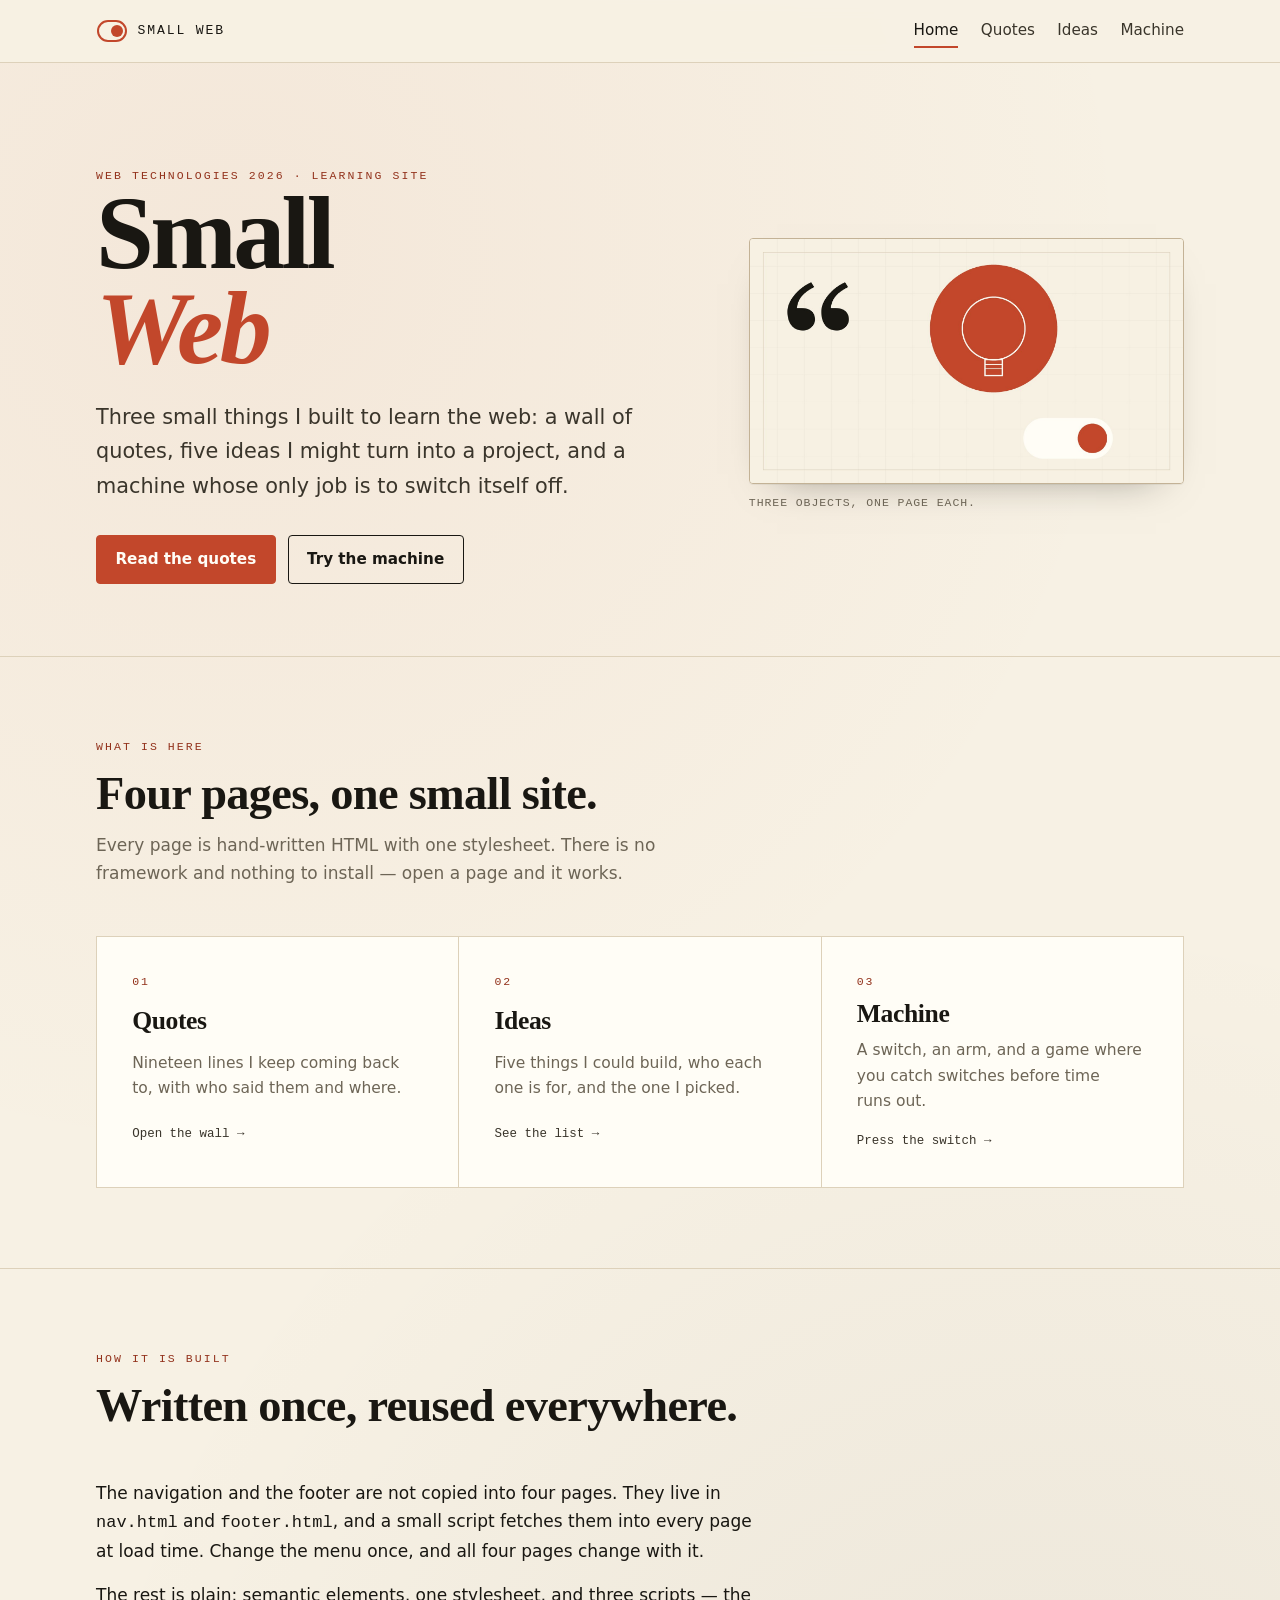
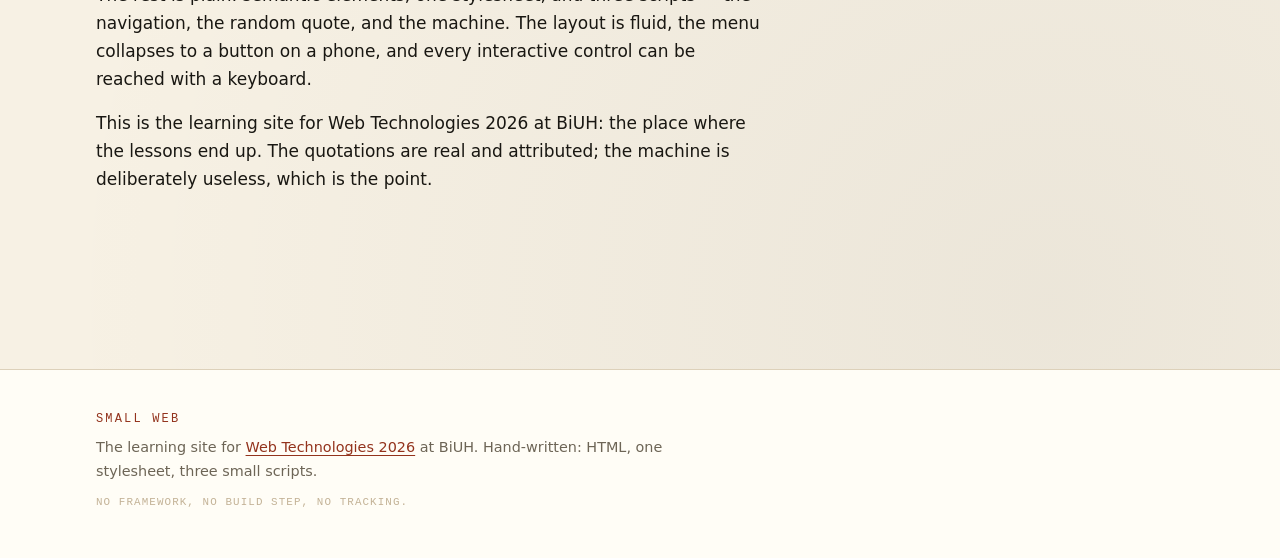
<file: index.html>
<!DOCTYPE html>
<html lang="en">
<head>
  <meta charset="utf-8">
  <meta name="viewport" content="width=device-width, initial-scale=1">
  <title>Small Web — quotes, ideas, and a machine that switches itself off</title>
  <meta name="description" content="The learning site for Web Technologies 2026: a wall of quotes, five project ideas, and a small useless machine you can play with.">
  <link rel="canonical" href="https://wanshengtianjun.github.io/my-site/">

  <link rel="icon" href="images/favicon-32.png" sizes="32x32">
  <link rel="apple-touch-icon" href="images/apple-touch-icon.png">

  <meta property="og:title" content="Small Web">
  <meta property="og:description" content="Quotes, five project ideas, and a machine that switches itself off.">
  <meta property="og:image" content="https://wanshengtianjun.github.io/my-site/images/og-image.jpg">
  <meta property="og:url" content="https://wanshengtianjun.github.io/my-site/">
  <meta property="og:type" content="website">
  <meta name="twitter:card" content="summary_large_image">

  <link rel="stylesheet" href="style.css">
</head>
<body>
  <a class="skip-link" href="#main">Skip to content</a>

  <header id="site-header" class="site-header"></header>

  <main id="main">
    <section class="hero">
      <div class="wrap hero-grid">
        <div class="hero-copy">
          <p class="eyebrow">Web Technologies 2026 · learning site</p>
          <h1 class="hero-title">Small<br><em>Web</em></h1>
          <p class="hero-lede">
            Three small things I built to learn the web: a wall of quotes,
            five ideas I might turn into a project, and a machine whose only
            job is to switch itself off.
          </p>
          <div class="hero-actions">
            <a class="btn btn-primary" href="quotes.html">Read the quotes</a>
            <a class="btn" href="machine.html">Try the machine</a>
          </div>
        </div>

        <figure class="hero-figure">
          <img src="images/hero.jpg" width="1600" height="900"
               alt="A paper table with three objects: a quotation mark, a light bulb and a toggle switch.">
          <figcaption>Three objects, one page each.</figcaption>
        </figure>
      </div>
    </section>

    <section class="section" aria-labelledby="inside">
      <div class="wrap">
        <div class="section-head">
          <p class="eyebrow">What is here</p>
          <h2 class="section-title" id="inside">Four pages, one small site.</h2>
          <p class="section-lede">
            Every page is hand-written HTML with one stylesheet. There is no
            framework and nothing to install — open a page and it works.
          </p>
        </div>

        <div class="page-grid">
          <a class="page-card" href="quotes.html">
            <span class="num">01</span>
            <h3>Quotes</h3>
            <p>Nineteen lines I keep coming back to, with who said them and where.</p>
            <span class="arrow">Open the wall →</span>
          </a>

          <a class="page-card" href="project.html">
            <span class="num">02</span>
            <h3>Ideas</h3>
            <p>Five things I could build, who each one is for, and the one I picked.</p>
            <span class="arrow">See the list →</span>
          </a>

          <a class="page-card" href="machine.html">
            <span class="num">03</span>
            <h3>Machine</h3>
            <p>A switch, an arm, and a game where you catch switches before time runs out.</p>
            <span class="arrow">Press the switch →</span>
          </a>
        </div>
      </div>
    </section>

    <section class="section" aria-labelledby="built">
      <div class="wrap">
        <div class="section-head">
          <p class="eyebrow">How it is built</p>
          <h2 class="section-title" id="built">Written once, reused everywhere.</h2>
        </div>

        <div class="prose">
          <p>
            The navigation and the footer are not copied into four pages. They
            live in <code>nav.html</code> and <code>footer.html</code>, and a
            small script fetches them into every page at load time. Change the
            menu once, and all four pages change with it.
          </p>
          <p>
            The rest is plain: semantic elements, one stylesheet, and three
            scripts — the navigation, the random quote, and the machine. The
            layout is fluid, the menu collapses to a button on a phone, and
            every interactive control can be reached with a keyboard.
          </p>
          <p>
            This is the learning site for Web Technologies 2026 at BiUH: the
            place where the lessons end up. The quotations are real and
            attributed; the machine is deliberately useless, which is the point.
          </p>
        </div>
      </div>
    </section>
  </main>

  <footer id="site-footer" class="site-footer"></footer>

  <script src="nav.js"></script>
</body>
</html>
</file>
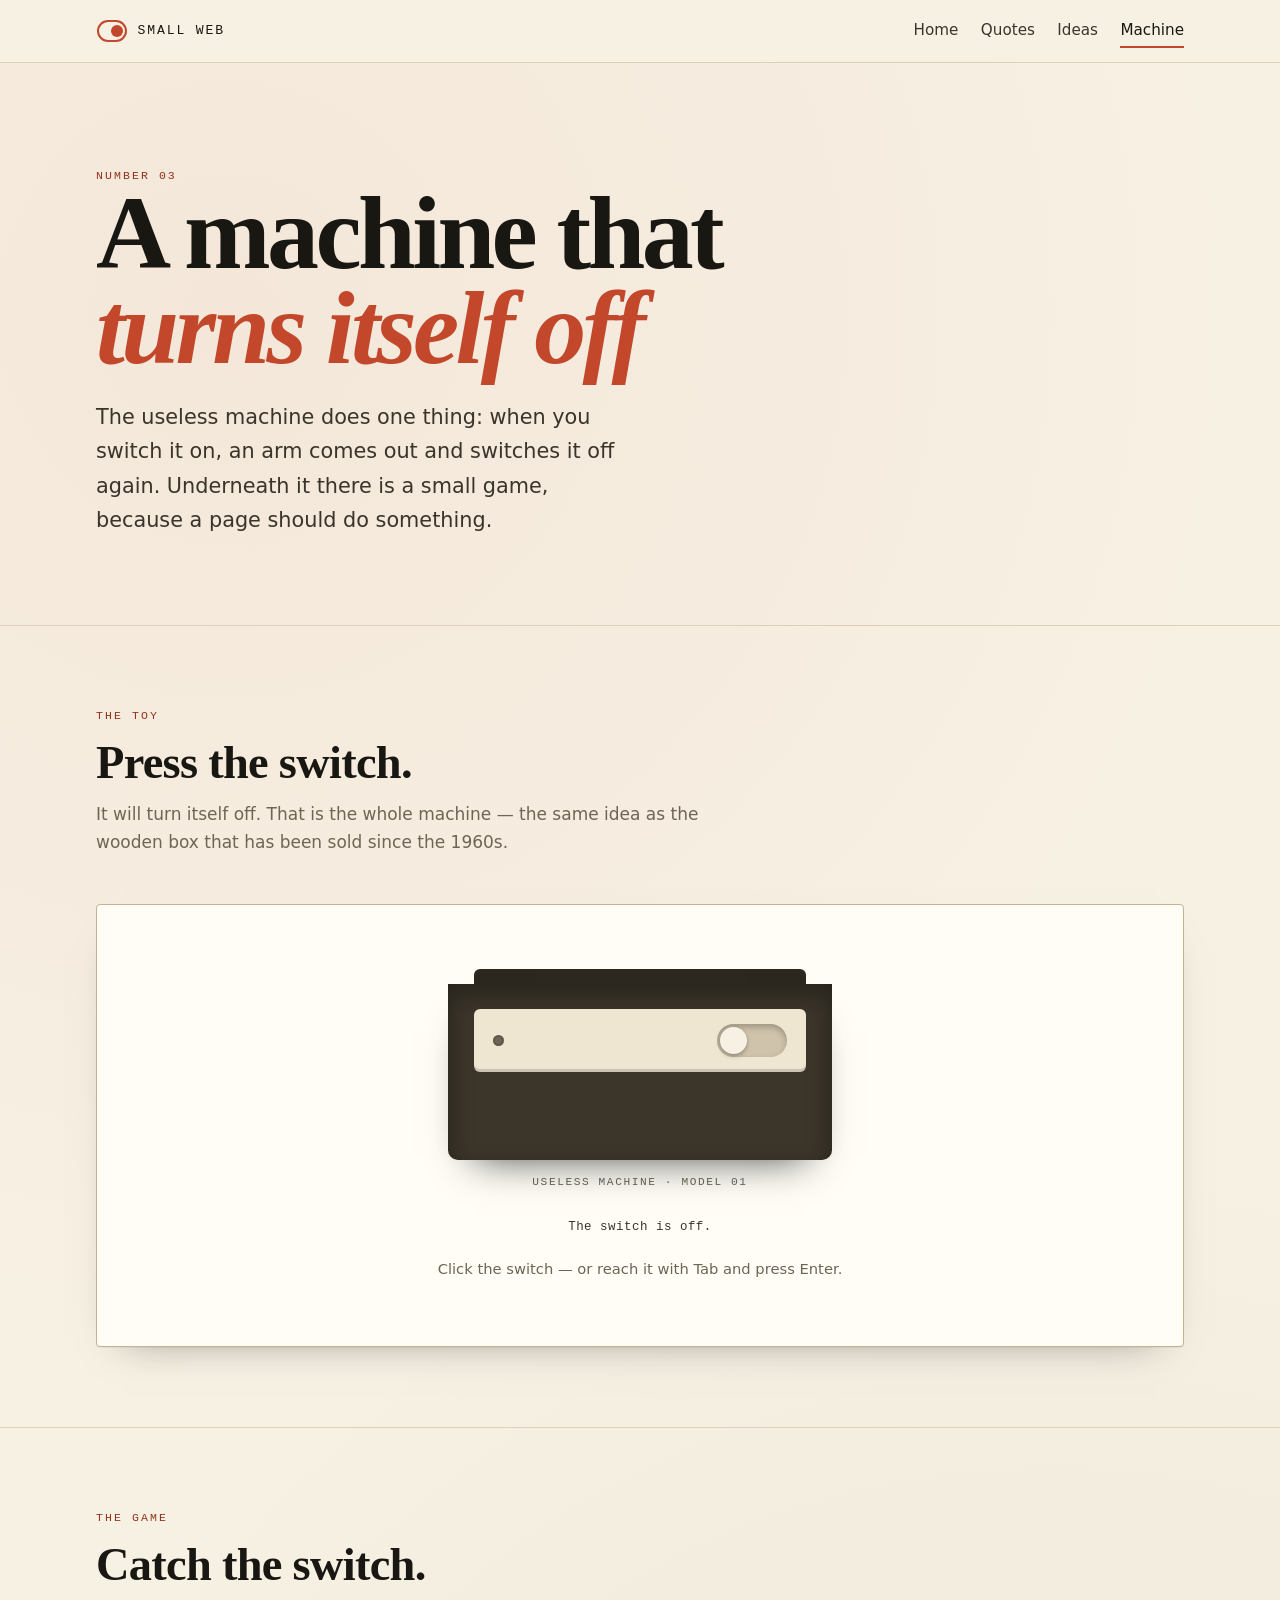
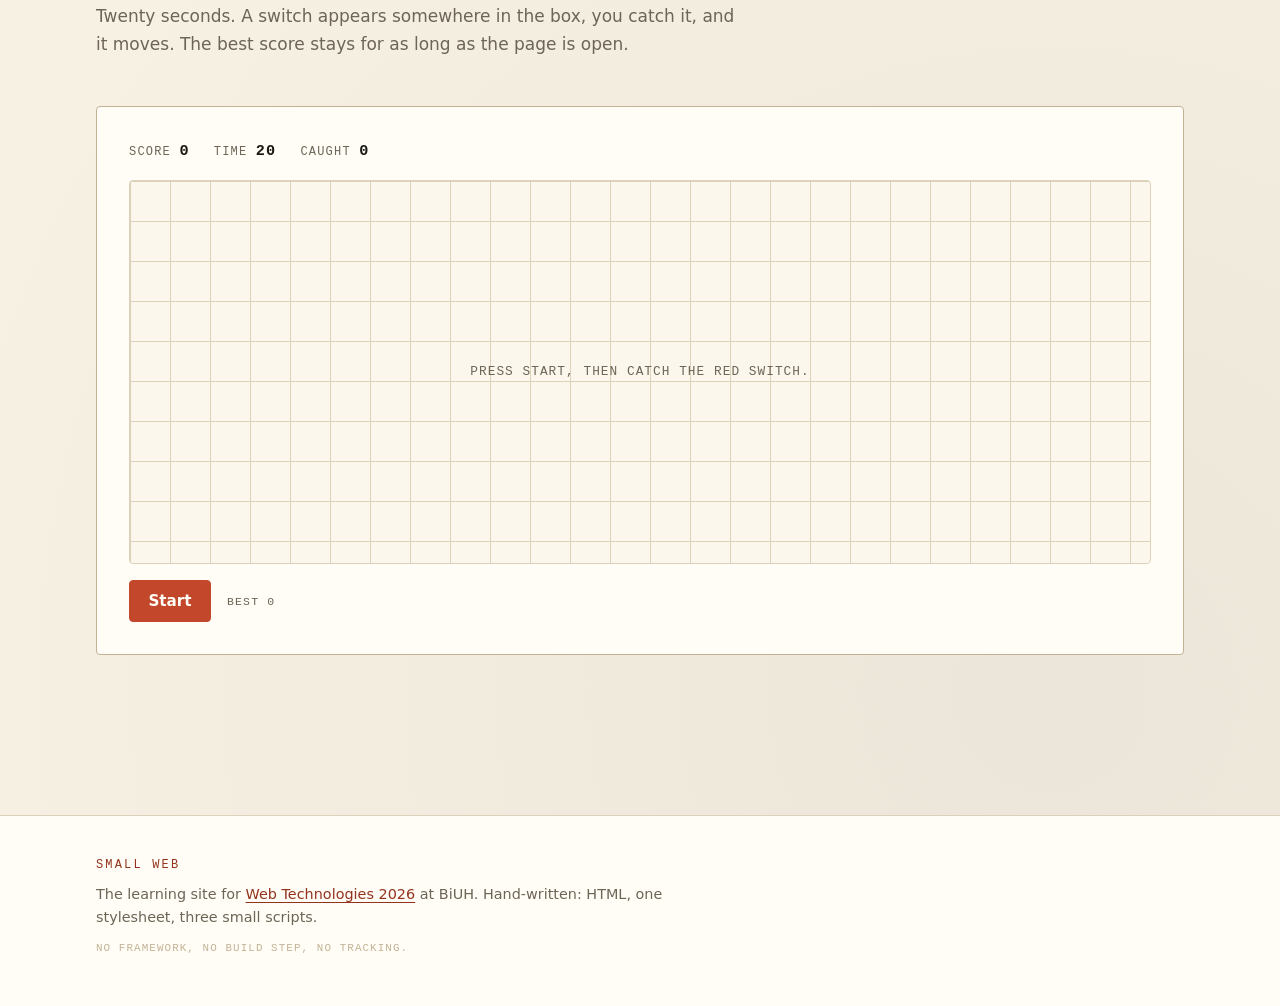
<file: machine.html>
<!DOCTYPE html>
<html lang="en">
<head>
  <meta charset="utf-8">
  <meta name="viewport" content="width=device-width, initial-scale=1">
  <title>Machine — Small Web</title>
  <meta name="description" content="A machine that switches itself off, and a twenty-second game about catching switches.">
  <link rel="canonical" href="https://wanshengtianjun.github.io/my-site/machine.html">

  <link rel="icon" href="images/favicon-32.png" sizes="32x32">
  <link rel="apple-touch-icon" href="images/apple-touch-icon.png">

  <meta property="og:title" content="Machine — Small Web">
  <meta property="og:description" content="A machine that switches itself off, and a twenty-second game about catching switches.">
  <meta property="og:image" content="https://wanshengtianjun.github.io/my-site/images/og-image.jpg">
  <meta property="og:url" content="https://wanshengtianjun.github.io/my-site/machine.html">
  <meta property="og:type" content="article">
  <meta name="twitter:card" content="summary_large_image">

  <link rel="stylesheet" href="style.css">
</head>
<body>
  <a class="skip-link" href="#main">Skip to content</a>

  <header id="site-header" class="site-header"></header>

  <main id="main">
    <section class="hero">
      <div class="wrap">
        <p class="eyebrow">Number 03</p>
        <h1 class="hero-title">A machine that<br><em>turns itself off</em></h1>
        <p class="hero-lede">
          The useless machine does one thing: when you switch it on, an arm
          comes out and switches it off again. Underneath it there is a small
          game, because a page should do something.
        </p>
      </div>
    </section>

    <section class="section" aria-labelledby="the-machine">
      <div class="wrap">
        <div class="section-head">
          <p class="eyebrow">The toy</p>
          <h2 class="section-title" id="the-machine">Press the switch.</h2>
          <p class="section-lede">
            It will turn itself off. That is the whole machine — the same idea
            as the wooden box that has been sold since the 1960s.
          </p>
        </div>

        <div class="machine-stage">
          <div class="machine" id="machine" data-state="off">
            <div class="machine-lid" aria-hidden="true"></div>
            <div class="machine-body">
              <div class="machine-plate">
                <span class="machine-led" aria-hidden="true"></span>
                <button
                  class="machine-switch"
                  id="machine-switch"
                  type="button"
                  role="switch"
                  aria-checked="false"
                  aria-label="The switch on the machine">
                  <span class="machine-toggle" aria-hidden="true"></span>
                </button>
              </div>
              <div class="machine-arm" aria-hidden="true">
                <span class="machine-hand"></span>
              </div>
            </div>
            <p class="machine-caption" aria-hidden="true">Useless machine · model 01</p>
          </div>
          <p class="machine-status" id="machine-status" aria-live="polite">The switch is off.</p>
          <p class="machine-hint">Click the switch — or reach it with Tab and press Enter.</p>
        </div>
      </div>
    </section>

    <section class="section" aria-labelledby="the-game">
      <div class="wrap">
        <div class="section-head">
          <p class="eyebrow">The game</p>
          <h2 class="section-title" id="the-game">Catch the switch.</h2>
          <p class="section-lede">
            Twenty seconds. A switch appears somewhere in the box, you catch it,
            and it moves. The best score stays for as long as the page is open.
          </p>
        </div>

        <div class="game">
          <div class="game-hud">
            <span>Score <strong id="game-score">0</strong></span>
            <span>Time <strong id="game-time">20</strong></span>
            <span>Caught <strong id="game-hits">0</strong></span>
          </div>

          <div class="game-field" id="game-field">
            <p class="game-hint" id="game-hint">Press start, then catch the red switch.</p>
            <button class="game-target" id="game-target" type="button" hidden>
              <span class="sr-only">Catch this switch</span>
            </button>
          </div>

          <div class="game-controls">
            <button class="btn btn-primary" id="game-start" type="button">Start</button>
            <span class="game-best" id="game-best">Best 0</span>
            <span class="sr-only" id="game-announce" aria-live="polite"></span>
          </div>
        </div>
      </div>
    </section>
  </main>

  <footer id="site-footer" class="site-footer"></footer>

  <script src="nav.js"></script>
  <script src="machine.js"></script>
</body>
</html>
</file>
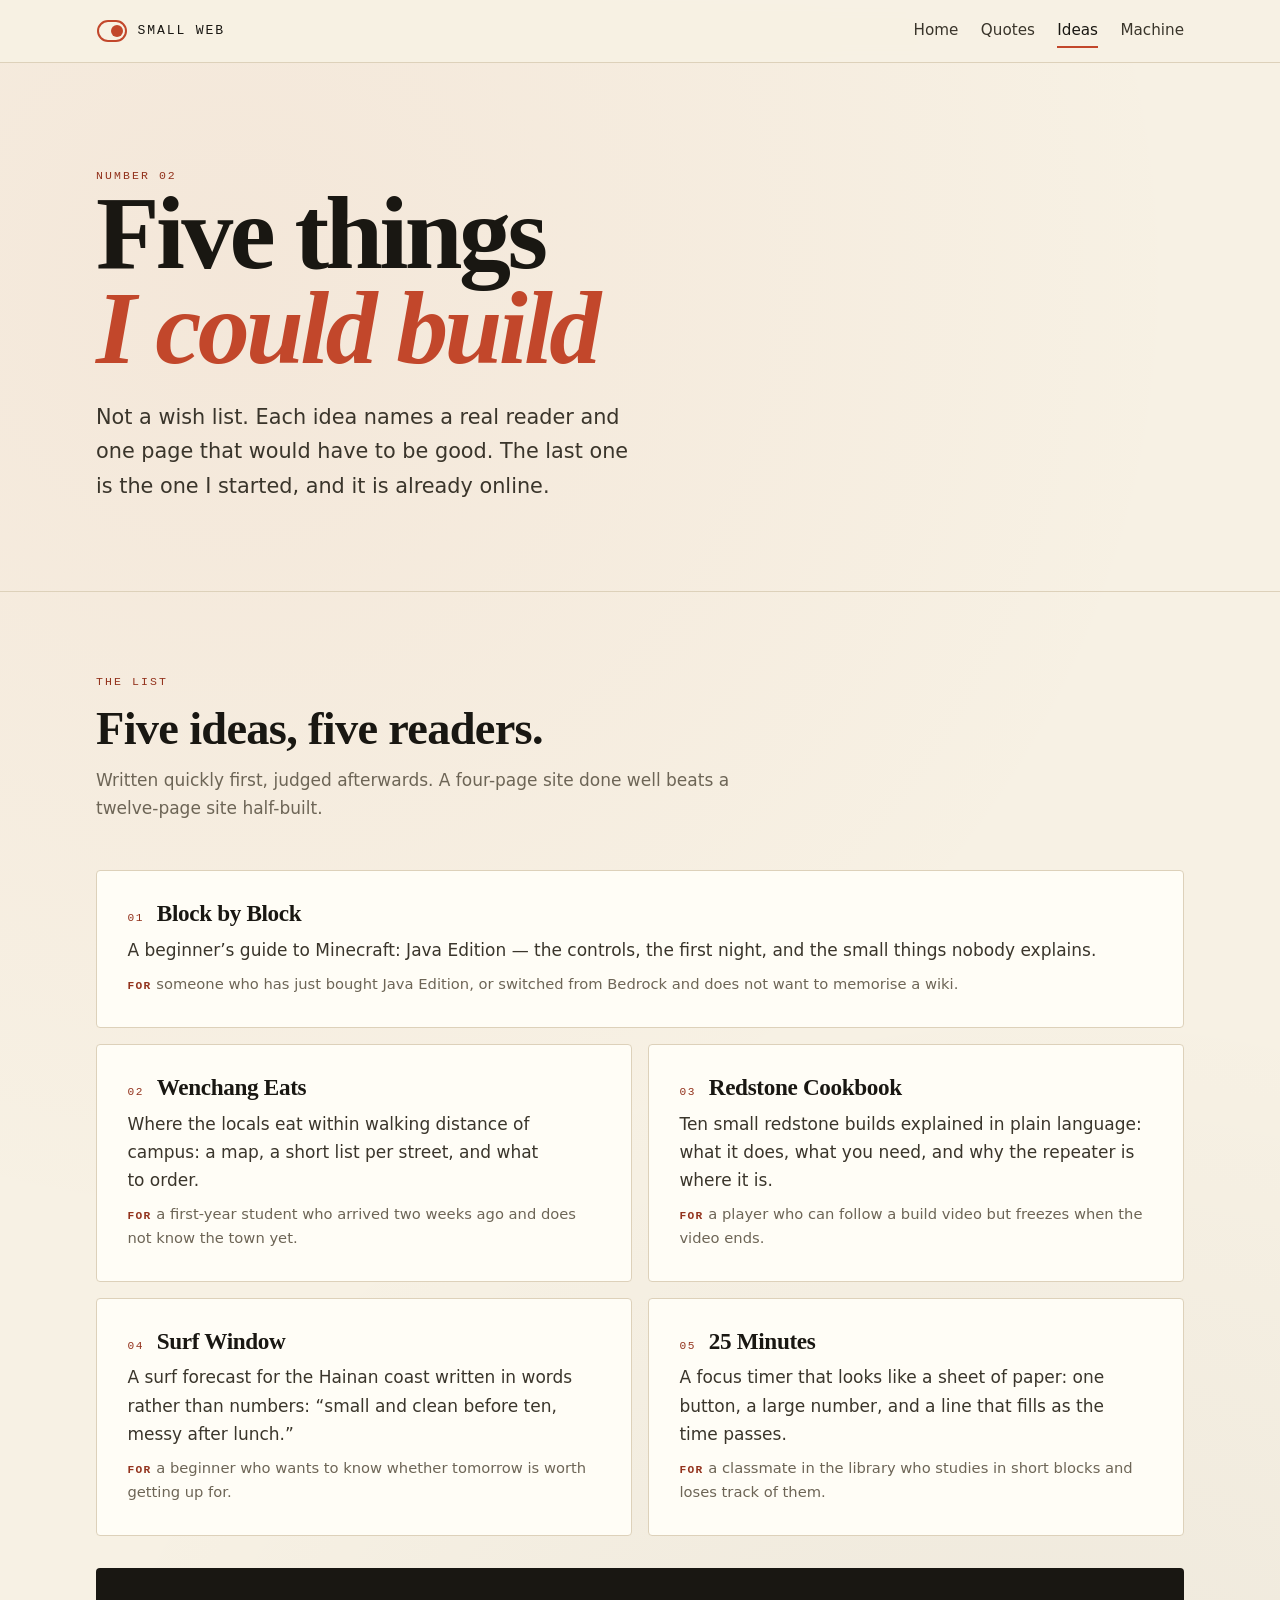
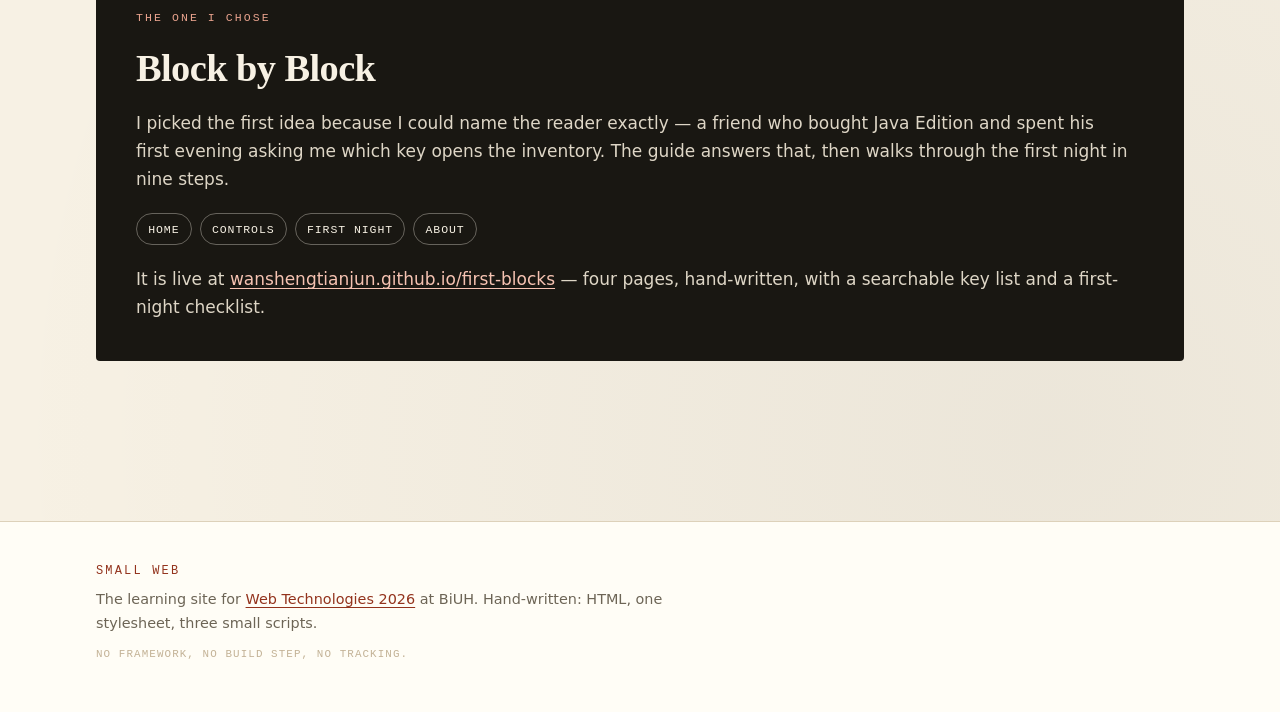
<file: project.html>
<!DOCTYPE html>
<html lang="en">
<head>
  <meta charset="utf-8">
  <meta name="viewport" content="width=device-width, initial-scale=1">
  <title>Ideas — Small Web</title>
  <meta name="description" content="Five small websites I could build, who each one is for, and the one I chose.">
  <link rel="canonical" href="https://wanshengtianjun.github.io/my-site/project.html">

  <link rel="icon" href="images/favicon-32.png" sizes="32x32">
  <link rel="apple-touch-icon" href="images/apple-touch-icon.png">

  <meta property="og:title" content="Ideas — Small Web">
  <meta property="og:description" content="Five websites I could build, who each one is for, and the one I chose.">
  <meta property="og:image" content="https://wanshengtianjun.github.io/my-site/images/og-image.jpg">
  <meta property="og:url" content="https://wanshengtianjun.github.io/my-site/project.html">
  <meta property="og:type" content="article">
  <meta name="twitter:card" content="summary_large_image">

  <link rel="stylesheet" href="style.css">
</head>
<body>
  <a class="skip-link" href="#main">Skip to content</a>

  <header id="site-header" class="site-header"></header>

  <main id="main">
    <section class="hero">
      <div class="wrap">
        <p class="eyebrow">Number 02</p>
        <h1 class="hero-title">Five things<br><em>I could build</em></h1>
        <p class="hero-lede">
          Not a wish list. Each idea names a real reader and one page that would
          have to be good. The last one is the one I started, and it is already
          online.
        </p>
      </div>
    </section>

    <section class="section" aria-labelledby="ideas">
      <div class="wrap">
        <div class="section-head">
          <p class="eyebrow">The list</p>
          <h2 class="section-title" id="ideas">Five ideas, five readers.</h2>
          <p class="section-lede">
            Written quickly first, judged afterwards. A four-page site done well
            beats a twelve-page site half-built.
          </p>
        </div>

        <ol class="idea-list">
          <li class="idea">
            <div class="idea-head">
              <span class="idea-num">01</span>
              <h3>Block by Block</h3>
            </div>
            <p>
              A beginner&rsquo;s guide to Minecraft: Java Edition — the controls,
              the first night, and the small things nobody explains.
            </p>
            <p class="for"><strong>For</strong> someone who has just bought Java Edition, or switched from Bedrock and does not want to memorise a wiki.</p>
          </li>

          <li class="idea">
            <div class="idea-head">
              <span class="idea-num">02</span>
              <h3>Wenchang Eats</h3>
            </div>
            <p>
              Where the locals eat within walking distance of campus: a map, a
              short list per street, and what to order.
            </p>
            <p class="for"><strong>For</strong> a first-year student who arrived two weeks ago and does not know the town yet.</p>
          </li>

          <li class="idea">
            <div class="idea-head">
              <span class="idea-num">03</span>
              <h3>Redstone Cookbook</h3>
            </div>
            <p>
              Ten small redstone builds explained in plain language: what it
              does, what you need, and why the repeater is where it is.
            </p>
            <p class="for"><strong>For</strong> a player who can follow a build video but freezes when the video ends.</p>
          </li>

          <li class="idea">
            <div class="idea-head">
              <span class="idea-num">04</span>
              <h3>Surf Window</h3>
            </div>
            <p>
              A surf forecast for the Hainan coast written in words rather than
              numbers: &ldquo;small and clean before ten, messy after lunch.&rdquo;
            </p>
            <p class="for"><strong>For</strong> a beginner who wants to know whether tomorrow is worth getting up for.</p>
          </li>

          <li class="idea">
            <div class="idea-head">
              <span class="idea-num">05</span>
              <h3>25 Minutes</h3>
            </div>
            <p>
              A focus timer that looks like a sheet of paper: one button, a
              large number, and a line that fills as the time passes.
            </p>
            <p class="for"><strong>For</strong> a classmate in the library who studies in short blocks and loses track of them.</p>
          </li>
        </ol>

        <div class="chosen">
          <p class="eyebrow">The one I chose</p>
          <h3>Block by Block</h3>
          <p>
            I picked the first idea because I could name the reader exactly — a
            friend who bought Java Edition and spent his first evening asking me
            which key opens the inventory. The guide answers that, then walks
            through the first night in nine steps.
          </p>

          <ul class="chosen-pages" aria-label="The four pages">
            <li>Home</li>
            <li>Controls</li>
            <li>First night</li>
            <li>About</li>
          </ul>

          <p>
            It is live at
            <a href="https://wanshengtianjun.github.io/first-blocks/">wanshengtianjun.github.io/first-blocks</a>
            — four pages, hand-written, with a searchable key list and a first-night
            checklist.
          </p>
        </div>
      </div>
    </section>
  </main>

  <footer id="site-footer" class="site-footer"></footer>

  <script src="nav.js"></script>
</body>
</html>
</file>
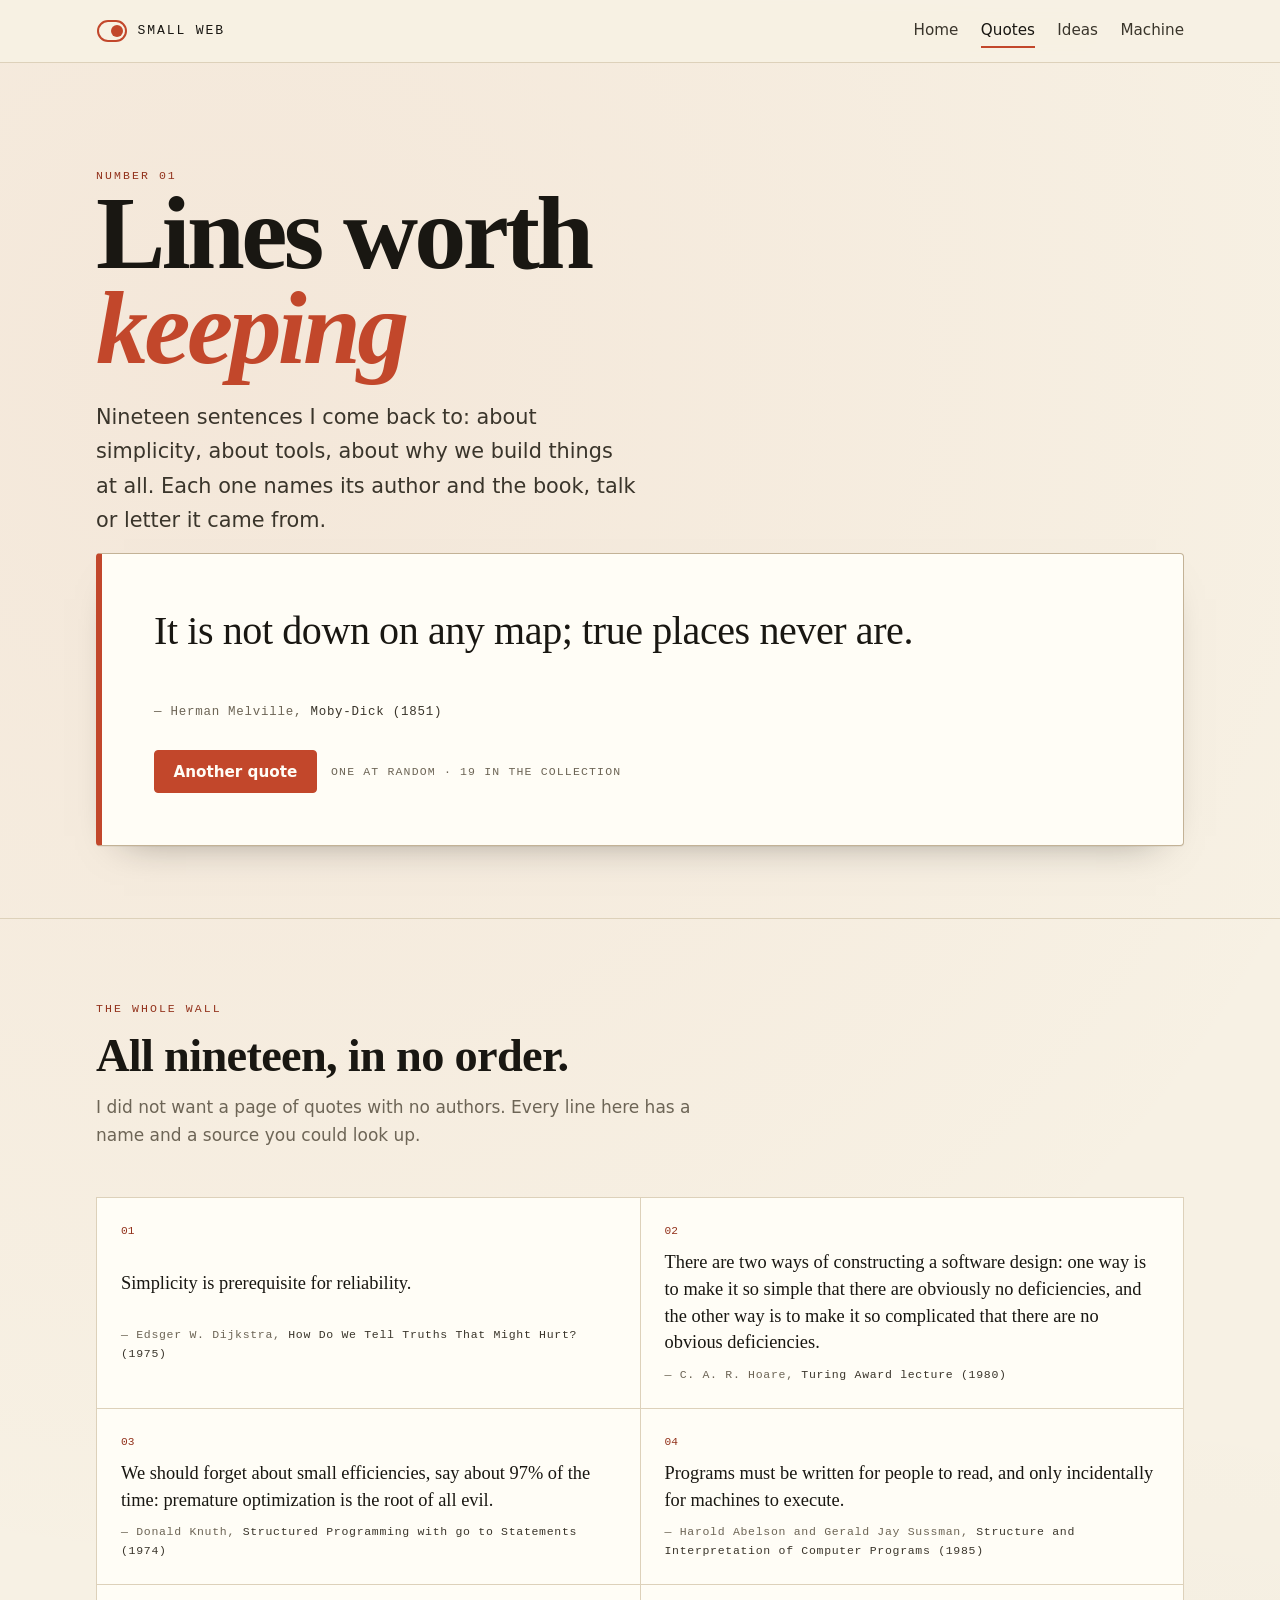
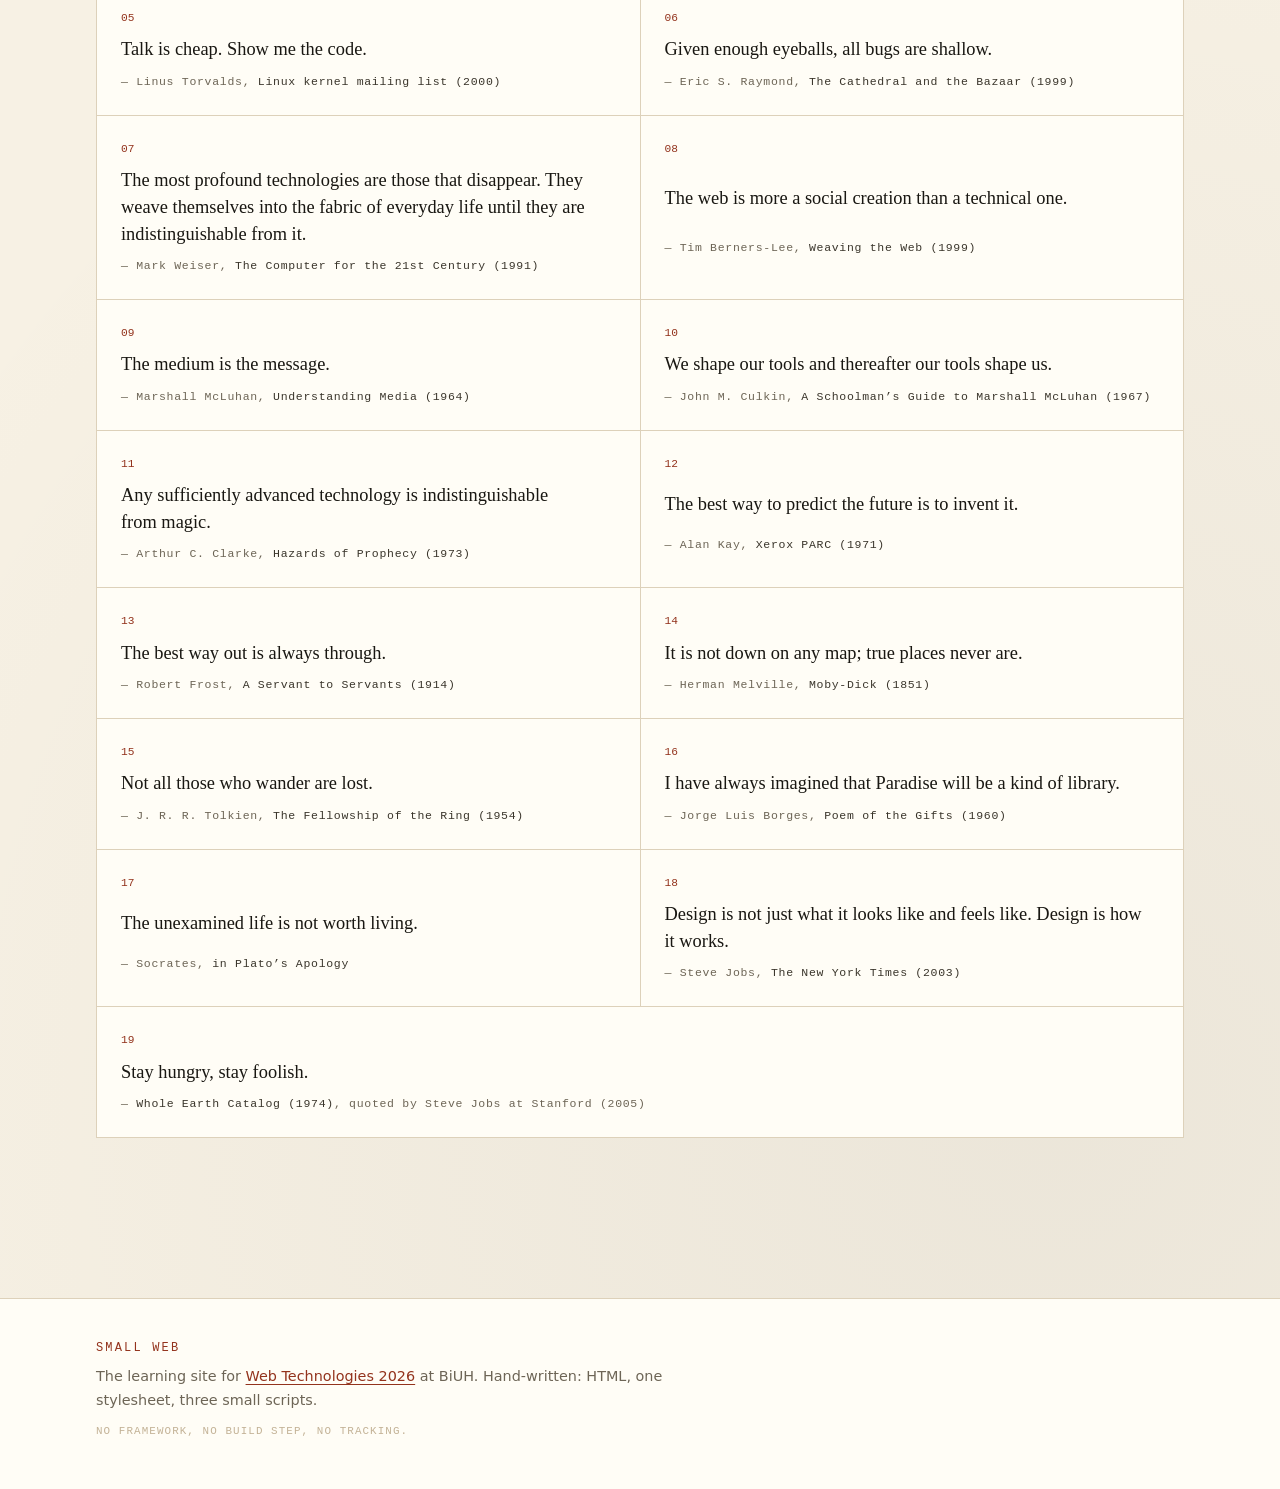
<file: quotes.html>
<!DOCTYPE html>
<html lang="en">
<head>
  <meta charset="utf-8">
  <meta name="viewport" content="width=device-width, initial-scale=1">
  <title>Quotes — Small Web</title>
  <meta name="description" content="Nineteen quotations about simplicity, tools and design, with their authors and sources.">
  <link rel="canonical" href="https://wanshengtianjun.github.io/my-site/quotes.html">

  <link rel="icon" href="images/favicon-32.png" sizes="32x32">
  <link rel="apple-touch-icon" href="images/apple-touch-icon.png">

  <meta property="og:title" content="Quotes — Small Web">
  <meta property="og:description" content="Nineteen lines about simplicity, tools and design, with who said them and where.">
  <meta property="og:image" content="https://wanshengtianjun.github.io/my-site/images/og-image.jpg">
  <meta property="og:url" content="https://wanshengtianjun.github.io/my-site/quotes.html">
  <meta property="og:type" content="article">
  <meta name="twitter:card" content="summary_large_image">

  <link rel="stylesheet" href="style.css">
</head>
<body>
  <a class="skip-link" href="#main">Skip to content</a>

  <header id="site-header" class="site-header"></header>

  <main id="main">
    <section class="hero">
      <div class="wrap">
        <p class="eyebrow">Number 01</p>
        <h1 class="hero-title">Lines worth<br><em>keeping</em></h1>
        <p class="hero-lede">
          Nineteen sentences I come back to: about simplicity, about tools,
          about why we build things at all. Each one names its author and the
          book, talk or letter it came from.
        </p>

        <div class="quote-hero" aria-live="polite">
          <blockquote>
            <p id="hero-quote">Simplicity is prerequisite for reliability.</p>
          </blockquote>
          <footer>
            — <span id="hero-author">Edsger W. Dijkstra</span>,
            <cite id="hero-source">How Do We Tell Truths That Might Hurt? (1975)</cite>
          </footer>
          <div class="quote-controls">
            <button class="btn btn-primary" id="quote-next" type="button">Another quote</button>
            <span class="quote-count">One at random · 19 in the collection</span>
          </div>
        </div>
      </div>
    </section>

    <section class="section" aria-labelledby="all-quotes">
      <div class="wrap">
        <div class="section-head">
          <p class="eyebrow">The whole wall</p>
          <h2 class="section-title" id="all-quotes">All nineteen, in no order.</h2>
          <p class="section-lede">
            I did not want a page of quotes with no authors. Every line here has
            a name and a source you could look up.
          </p>
        </div>

        <ol class="quote-list">
          <li class="quote-item">
            <span class="quote-num">01</span>
            <p>Simplicity is prerequisite for reliability.</p>
            <footer>— Edsger W. Dijkstra, <cite>How Do We Tell Truths That Might Hurt? (1975)</cite></footer>
          </li>
          <li class="quote-item">
            <span class="quote-num">02</span>
            <p>There are two ways of constructing a software design: one way is to make it so simple that there are obviously no deficiencies, and the other way is to make it so complicated that there are no obvious deficiencies.</p>
            <footer>— C. A. R. Hoare, <cite>Turing Award lecture (1980)</cite></footer>
          </li>
          <li class="quote-item">
            <span class="quote-num">03</span>
            <p>We should forget about small efficiencies, say about 97% of the time: premature optimization is the root of all evil.</p>
            <footer>— Donald Knuth, <cite>Structured Programming with go to Statements (1974)</cite></footer>
          </li>
          <li class="quote-item">
            <span class="quote-num">04</span>
            <p>Programs must be written for people to read, and only incidentally for machines to execute.</p>
            <footer>— Harold Abelson and Gerald Jay Sussman, <cite>Structure and Interpretation of Computer Programs (1985)</cite></footer>
          </li>
          <li class="quote-item">
            <span class="quote-num">05</span>
            <p>Talk is cheap. Show me the code.</p>
            <footer>— Linus Torvalds, <cite>Linux kernel mailing list (2000)</cite></footer>
          </li>
          <li class="quote-item">
            <span class="quote-num">06</span>
            <p>Given enough eyeballs, all bugs are shallow.</p>
            <footer>— Eric S. Raymond, <cite>The Cathedral and the Bazaar (1999)</cite></footer>
          </li>
          <li class="quote-item">
            <span class="quote-num">07</span>
            <p>The most profound technologies are those that disappear. They weave themselves into the fabric of everyday life until they are indistinguishable from it.</p>
            <footer>— Mark Weiser, <cite>The Computer for the 21st Century (1991)</cite></footer>
          </li>
          <li class="quote-item">
            <span class="quote-num">08</span>
            <p>The web is more a social creation than a technical one.</p>
            <footer>— Tim Berners-Lee, <cite>Weaving the Web (1999)</cite></footer>
          </li>
          <li class="quote-item">
            <span class="quote-num">09</span>
            <p>The medium is the message.</p>
            <footer>— Marshall McLuhan, <cite>Understanding Media (1964)</cite></footer>
          </li>
          <li class="quote-item">
            <span class="quote-num">10</span>
            <p>We shape our tools and thereafter our tools shape us.</p>
            <footer>— John M. Culkin, <cite>A Schoolman&rsquo;s Guide to Marshall McLuhan (1967)</cite></footer>
          </li>
          <li class="quote-item">
            <span class="quote-num">11</span>
            <p>Any sufficiently advanced technology is indistinguishable from magic.</p>
            <footer>— Arthur C. Clarke, <cite>Hazards of Prophecy (1973)</cite></footer>
          </li>
          <li class="quote-item">
            <span class="quote-num">12</span>
            <p>The best way to predict the future is to invent it.</p>
            <footer>— Alan Kay, <cite>Xerox PARC (1971)</cite></footer>
          </li>
          <li class="quote-item">
            <span class="quote-num">13</span>
            <p>The best way out is always through.</p>
            <footer>— Robert Frost, <cite>A Servant to Servants (1914)</cite></footer>
          </li>
          <li class="quote-item">
            <span class="quote-num">14</span>
            <p>It is not down on any map; true places never are.</p>
            <footer>— Herman Melville, <cite>Moby-Dick (1851)</cite></footer>
          </li>
          <li class="quote-item">
            <span class="quote-num">15</span>
            <p>Not all those who wander are lost.</p>
            <footer>— J. R. R. Tolkien, <cite>The Fellowship of the Ring (1954)</cite></footer>
          </li>
          <li class="quote-item">
            <span class="quote-num">16</span>
            <p>I have always imagined that Paradise will be a kind of library.</p>
            <footer>— Jorge Luis Borges, <cite>Poem of the Gifts (1960)</cite></footer>
          </li>
          <li class="quote-item">
            <span class="quote-num">17</span>
            <p>The unexamined life is not worth living.</p>
            <footer>— Socrates, <cite>in Plato&rsquo;s Apology</cite></footer>
          </li>
          <li class="quote-item">
            <span class="quote-num">18</span>
            <p>Design is not just what it looks like and feels like. Design is how it works.</p>
            <footer>— Steve Jobs, <cite>The New York Times (2003)</cite></footer>
          </li>
          <li class="quote-item">
            <span class="quote-num">19</span>
            <p>Stay hungry, stay foolish.</p>
            <footer>— <cite>Whole Earth Catalog (1974)</cite>, quoted by Steve Jobs at Stanford (2005)</footer>
          </li>
        </ol>
      </div>
    </section>
  </main>

  <footer id="site-footer" class="site-footer"></footer>

  <script src="nav.js"></script>
  <script src="quotes.js"></script>
</body>
</html>
</file>
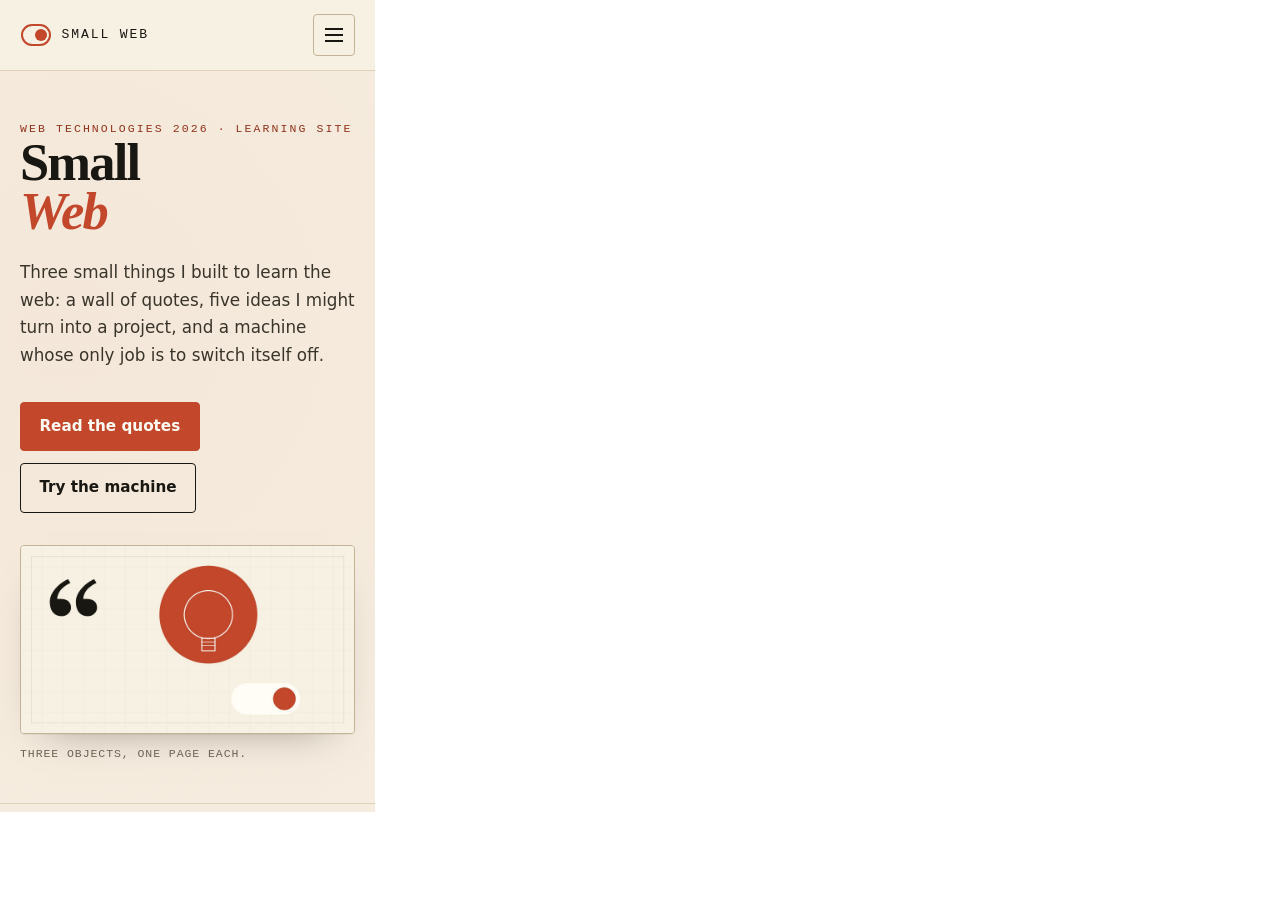
<file: tools/phone-frame.html>
<!DOCTYPE html>
<html lang="en">
<head>
  <meta charset="utf-8">
  <title>Phone frame</title>
  <style>
    html, body { margin: 0; background: #ffffff; }
    iframe { display: block; width: 375px; height: 812px; border: 0; }
  </style>
</head>
<body>
  <iframe id="phone" src="../index.html" scrolling="no" title="Phone preview"></iframe>
  <script>
    var params = new URLSearchParams(window.location.search);
    var full = params.get('u');
    var page = params.get('p');
    if (full) {
      document.getElementById('phone').src = full;
    } else if (page) {
      document.getElementById('phone').src = '../' + page;
    }
  </script>
</body>
</html>
</file>
<file: style.css>
/* Small Web — one stylesheet for four pages.
   Paper, ink, and one vermillion accent. No framework, no build step. */

/* ---------------------------------------------------------------- tokens */

:root {
  --paper: #f7f1e4;
  --paper-lift: #fffdf6;
  --ink: #191712;
  --ink-soft: #3a352b;
  --muted: #6d6556;
  --accent: #c2472b;
  --accent-dark: #93331d;
  --line: #ddd1ba;
  --line-strong: #c3b296;

  --serif: "Iowan Old Style", "Palatino Linotype", Palatino, Georgia, "Times New Roman", serif;
  --sans: system-ui, -apple-system, "Segoe UI", Roboto, Helvetica, Arial, sans-serif;
  --mono: ui-monospace, "Cascadia Mono", Consolas, "SFMono-Regular", "Liberation Mono", monospace;

  --wrap: 68rem;
  --radius: 4px;
  --shadow: 0 1px 0 rgba(25, 23, 18, 0.05), 0 18px 40px -28px rgba(25, 23, 18, 0.5);
}

/* ---------------------------------------------------------------- reset */

*,
*::before,
*::after {
  box-sizing: border-box;
}

[hidden] {
  display: none !important;
}

html {
  -webkit-text-size-adjust: 100%;
  scroll-behavior: smooth;
}

body {
  margin: 0;
  background-color: var(--paper);
  background-image:
    radial-gradient(circle at 18% 12%, rgba(194, 71, 43, 0.06), transparent 42%),
    radial-gradient(circle at 82% 88%, rgba(25, 23, 18, 0.05), transparent 46%);
  color: var(--ink);
  font-family: var(--sans);
  font-size: 1.0625rem;
  line-height: 1.65;
  font-kerning: normal;
}

img,
svg {
  display: block;
  max-width: 100%;
}

h1,
h2,
h3,
h4 {
  margin: 0;
  font-family: var(--serif);
  font-weight: 600;
  line-height: 1.1;
  letter-spacing: -0.015em;
  text-wrap: balance;
}

p {
  margin: 0 0 1rem;
  text-wrap: pretty;
}

ul,
ol {
  margin: 0;
  padding: 0;
  list-style: none;
}

a {
  color: var(--accent-dark);
  text-decoration-thickness: 1px;
  text-underline-offset: 0.18em;
}

a:hover {
  color: var(--accent);
}

:focus-visible {
  outline: 3px solid var(--accent);
  outline-offset: 3px;
  border-radius: 2px;
}

::selection {
  background: var(--accent);
  color: var(--paper-lift);
}

.wrap {
  width: min(100% - 2.5rem, var(--wrap));
  margin-inline: auto;
}

.sr-only {
  position: absolute;
  width: 1px;
  height: 1px;
  padding: 0;
  margin: -1px;
  overflow: hidden;
  clip: rect(0 0 0 0);
  white-space: nowrap;
  border: 0;
}

.skip-link {
  position: absolute;
  top: -100%;
  left: 1rem;
  z-index: 100;
  padding: 0.6rem 1rem;
  background: var(--ink);
  color: var(--paper-lift);
  font-family: var(--mono);
  font-size: 0.8rem;
  text-decoration: none;
}

.skip-link:focus {
  top: 1rem;
}

/* ---------------------------------------------------------------- header */

.site-header {
  position: sticky;
  top: 0;
  z-index: 50;
  background: rgba(247, 241, 228, 0.92);
  backdrop-filter: saturate(140%) blur(8px);
  border-bottom: 1px solid var(--line);
}

.site-nav {
  display: flex;
  align-items: center;
  gap: 1.5rem;
  width: min(100% - 2.5rem, var(--wrap));
  margin-inline: auto;
  padding-block: 0.9rem;
}

.brand {
  display: inline-flex;
  align-items: center;
  gap: 0.6rem;
  color: var(--ink);
  text-decoration: none;
  font-family: var(--mono);
  font-size: 0.82rem;
  letter-spacing: 0.14em;
  text-transform: uppercase;
}

.brand-mark {
  display: grid;
  place-items: center;
  width: 2rem;
  height: 2rem;
  color: var(--accent);
}

.brand-mark svg {
  width: 100%;
  height: 100%;
}

.nav-links {
  display: flex;
  gap: 1.4rem;
  margin-left: auto;
  font-size: 0.95rem;
}

.nav-links a {
  display: inline-block;
  padding-block: 0.2rem;
  color: var(--ink-soft);
  text-decoration: none;
  border-bottom: 2px solid transparent;
}

.nav-links a:hover {
  color: var(--ink);
  border-bottom-color: var(--line-strong);
}

.nav-links a[aria-current="page"] {
  color: var(--ink);
  border-bottom-color: var(--accent);
}

.nav-toggle {
  display: none;
  margin-left: auto;
  width: 2.6rem;
  height: 2.6rem;
  padding: 0;
  background: transparent;
  border: 1px solid var(--line-strong);
  border-radius: var(--radius);
  cursor: pointer;
}

.nav-toggle-icon,
.nav-toggle-icon::before,
.nav-toggle-icon::after {
  display: block;
  width: 1.15rem;
  height: 2px;
  margin-inline: auto;
  background: var(--ink);
  content: "";
}

.nav-toggle-icon::before {
  transform: translateY(-6px);
}

.nav-toggle-icon::after {
  transform: translateY(4px);
}

.fragment-error {
  margin: 0;
  padding: 0.75rem 1.25rem;
  background: var(--paper-lift);
  border-bottom: 1px solid var(--line);
  font-family: var(--mono);
  font-size: 0.8rem;
  color: var(--accent-dark);
}

/* ---------------------------------------------------------------- hero */

.hero {
  padding-block: clamp(3rem, 8vw, 6.5rem) clamp(2.5rem, 6vw, 4.5rem);
}

.hero-grid {
  display: grid;
  gap: clamp(2rem, 5vw, 4rem);
  align-items: center;
}

.hero-title {
  font-size: clamp(3rem, 10vw, 6.5rem);
  line-height: 0.92;
  letter-spacing: -0.035em;
}

.hero-title em {
  font-style: italic;
  color: var(--accent);
}

.hero-lede {
  max-width: 34rem;
  margin-top: 1.5rem;
  font-size: clamp(1.05rem, 2vw, 1.3rem);
  color: var(--ink-soft);
}

.hero-actions {
  display: flex;
  flex-wrap: wrap;
  gap: 0.75rem;
  margin-top: 2rem;
}

.hero-figure {
  position: relative;
  margin: 0;
}

.hero-figure img {
  width: 100%;
  height: auto;
  border: 1px solid var(--line-strong);
  border-radius: var(--radius);
  box-shadow: var(--shadow);
}

.hero-figure figcaption {
  margin-top: 0.6rem;
  font-family: var(--mono);
  font-size: 0.72rem;
  letter-spacing: 0.08em;
  text-transform: uppercase;
  color: var(--muted);
}

/* ---------------------------------------------------------------- buttons */

.btn {
  display: inline-flex;
  align-items: center;
  gap: 0.5rem;
  padding: 0.7rem 1.15rem;
  border: 1px solid var(--ink);
  border-radius: var(--radius);
  background: transparent;
  color: var(--ink);
  font-family: var(--sans);
  font-size: 0.95rem;
  font-weight: 600;
  text-decoration: none;
  cursor: pointer;
  transition: background-color 120ms ease, color 120ms ease, border-color 120ms ease;
}

.btn:hover {
  background: var(--ink);
  color: var(--paper-lift);
}

.btn-primary {
  background: var(--accent);
  border-color: var(--accent);
  color: var(--paper-lift);
}

.btn-primary:hover {
  background: var(--accent-dark);
  border-color: var(--accent-dark);
  color: var(--paper-lift);
}

/* ---------------------------------------------------------------- sections */

.section {
  padding-block: clamp(2.75rem, 7vw, 5rem);
  border-top: 1px solid var(--line);
}

.section-head {
  display: grid;
  gap: 0.75rem;
  margin-bottom: clamp(1.75rem, 4vw, 3rem);
}

.eyebrow {
  margin: 0;
  font-family: var(--mono);
  font-size: 0.72rem;
  letter-spacing: 0.18em;
  text-transform: uppercase;
  color: var(--accent-dark);
}

.section-title {
  font-size: clamp(1.8rem, 4vw, 2.9rem);
}

.section-lede {
  max-width: 40rem;
  margin: 0;
  color: var(--muted);
}

.prose {
  max-width: 42rem;
}

.prose p+p {
  margin-top: 1rem;
}

/* ---------------------------------------------------------------- home cards */

.page-grid {
  display: grid;
  gap: 1px;
  background: var(--line);
  border: 1px solid var(--line);
}

.page-card {
  display: grid;
  gap: 0.6rem;
  padding: clamp(1.4rem, 3vw, 2.2rem);
  background: var(--paper-lift);
  color: var(--ink);
  text-decoration: none;
  transition: background-color 140ms ease;
}

.page-card:hover {
  background: #fff;
}

.page-card .num {
  font-family: var(--mono);
  font-size: 0.72rem;
  letter-spacing: 0.16em;
  color: var(--accent-dark);
}

.page-card h3 {
  font-size: 1.6rem;
}

.page-card p {
  margin: 0;
  color: var(--muted);
  font-size: 0.97rem;
}

.page-card .arrow {
  margin-top: 0.4rem;
  font-family: var(--mono);
  font-size: 0.78rem;
  color: var(--ink-soft);
}

/* ---------------------------------------------------------------- quotes */

.quote-hero {
  display: grid;
  gap: 1.75rem;
  padding: clamp(1.75rem, 5vw, 3.25rem);
  background: var(--paper-lift);
  border: 1px solid var(--line-strong);
  border-left: 6px solid var(--accent);
  border-radius: var(--radius);
  box-shadow: var(--shadow);
}

.quote-hero blockquote {
  margin: 0;
}

.quote-hero p {
  margin: 0;
  font-family: var(--serif);
  font-size: clamp(1.5rem, 3.6vw, 2.5rem);
  line-height: 1.25;
  letter-spacing: -0.01em;
}

.quote-hero footer {
  margin-top: 1.1rem;
  font-family: var(--mono);
  font-size: 0.78rem;
  letter-spacing: 0.06em;
  color: var(--muted);
}

.quote-hero footer cite {
  font-style: normal;
  color: var(--ink-soft);
}

.quote-controls {
  display: flex;
  flex-wrap: wrap;
  align-items: center;
  gap: 0.9rem;
}

.quote-count {
  font-family: var(--mono);
  font-size: 0.72rem;
  letter-spacing: 0.1em;
  text-transform: uppercase;
  color: var(--muted);
}

.quote-list {
  display: grid;
  gap: 1px;
  background: var(--line);
  border: 1px solid var(--line);
}

.quote-item {
  display: grid;
  gap: 0.55rem;
  padding: 1.5rem;
  background: var(--paper-lift);
}

.quote-item p {
  margin: 0;
  font-family: var(--serif);
  font-size: 1.15rem;
  line-height: 1.45;
}

.quote-item footer {
  font-family: var(--mono);
  font-size: 0.72rem;
  letter-spacing: 0.06em;
  color: var(--muted);
}

.quote-item cite {
  font-style: normal;
  color: var(--ink-soft);
}

.quote-num {
  width: 2.2rem;
  font-family: var(--mono);
  font-size: 0.7rem;
  color: var(--accent-dark);
}

/* ---------------------------------------------------------------- project ideas */

.idea-list {
  display: grid;
  gap: 1rem;
}

.idea {
  display: grid;
  gap: 0.5rem;
  padding: clamp(1.25rem, 3vw, 1.9rem);
  background: var(--paper-lift);
  border: 1px solid var(--line);
  border-radius: var(--radius);
}

.idea-head {
  display: flex;
  flex-wrap: wrap;
  align-items: baseline;
  gap: 0.8rem;
}

.idea h3 {
  font-size: 1.45rem;
}

.idea-num {
  font-family: var(--mono);
  font-size: 0.7rem;
  letter-spacing: 0.14em;
  color: var(--accent-dark);
}

.idea p {
  margin: 0;
  color: var(--ink-soft);
}

.idea .for {
  font-size: 0.92rem;
  color: var(--muted);
}

.idea .for strong {
  font-family: var(--mono);
  font-size: 0.7rem;
  letter-spacing: 0.12em;
  text-transform: uppercase;
  color: var(--accent-dark);
}

.chosen {
  display: grid;
  gap: 1.25rem;
  margin-top: 2rem;
  padding: clamp(1.5rem, 4vw, 2.5rem);
  background: var(--ink);
  color: var(--paper);
  border-radius: var(--radius);
}

.chosen h3 {
  font-size: clamp(1.6rem, 4vw, 2.4rem);
}

.chosen p {
  margin: 0;
  color: #ded6c6;
}

.chosen .eyebrow {
  color: #e8a28d;
}

.chosen-pages {
  display: flex;
  flex-wrap: wrap;
  gap: 0.5rem;
}

.chosen-pages li {
  padding: 0.35rem 0.7rem;
  border: 1px solid rgba(247, 241, 228, 0.35);
  border-radius: 999px;
  font-family: var(--mono);
  font-size: 0.72rem;
  letter-spacing: 0.08em;
  text-transform: uppercase;
}

.chosen a {
  color: #f6c3b2;
}

/* ---------------------------------------------------------------- machine */

.machine-stage {
  display: grid;
  gap: 1rem;
  place-items: center;
  padding: clamp(2rem, 6vw, 4rem) 1rem;
  background: var(--paper-lift);
  border: 1px solid var(--line-strong);
  border-radius: var(--radius);
  box-shadow: var(--shadow);
}

.machine {
  position: relative;
  width: min(24rem, 84vw);
  perspective: 900px;
}

.machine-lid {
  height: 1.1rem;
  margin-inline: 1.6rem;
  background: #2c2820;
  border-radius: 6px 6px 0 0;
  transform-origin: center bottom;
  transition: transform 260ms ease;
}

.machine-body {
  position: relative;
  height: 11rem;
  margin-top: -0.2rem;
  background: #3b352a;
  border-radius: 0 0 10px 10px;
  box-shadow: inset 0 10px 24px rgba(0, 0, 0, 0.35), 0 22px 40px -26px rgba(0, 0, 0, 0.8);
}

.machine-plate {
  position: absolute;
  inset: 1.6rem 1.6rem auto;
  display: flex;
  align-items: center;
  justify-content: space-between;
  padding: 0.9rem 1.2rem;
  background: #efe6d2;
  border-radius: 6px;
  box-shadow: inset 0 -3px 0 rgba(0, 0, 0, 0.15);
}

.machine-led {
  width: 0.7rem;
  height: 0.7rem;
  border-radius: 50%;
  background: #6f6353;
  box-shadow: inset 0 0 0 2px rgba(0, 0, 0, 0.15);
  transition: background-color 160ms ease, box-shadow 160ms ease;
}

.machine[data-state="on"] .machine-led {
  background: #8ad06a;
  box-shadow: 0 0 12px 2px rgba(138, 208, 106, 0.7);
}

.machine-switch {
  position: relative;
  width: 4.4rem;
  height: 2.1rem;
  padding: 0;
  background: #cfc3ab;
  border: none;
  border-radius: 999px;
  box-shadow: inset 0 3px 6px rgba(0, 0, 0, 0.25);
  cursor: pointer;
}

.machine-toggle {
  position: absolute;
  top: 0.2rem;
  left: 0.2rem;
  width: 1.7rem;
  height: 1.7rem;
  background: #f7f1e4;
  border-radius: 50%;
  box-shadow: 0 2px 4px rgba(0, 0, 0, 0.3);
  transition: transform 180ms ease;
}

.machine[data-state="on"] .machine-toggle {
  transform: translateX(2.3rem);
}

.machine-arm {
  position: absolute;
  right: 2.4rem;
  bottom: 1.8rem;
  width: 0.55rem;
  height: 7.5rem;
  background: linear-gradient(#d9cfb8, #b9ac91);
  border-radius: 4px;
  transform-origin: top center;
  transform: rotate(-78deg) translateY(-2.5rem);
  opacity: 0;
  transition: transform 420ms cubic-bezier(0.3, 1.4, 0.6, 1), opacity 120ms ease;
}

.machine-hand {
  position: absolute;
  bottom: -0.85rem;
  left: 50%;
  width: 1.5rem;
  height: 1.1rem;
  background: #d9cfb8;
  border-radius: 0.6rem 0.6rem 0.3rem 0.3rem;
  transform: translateX(-50%);
}

.machine[data-state="reaching"] .machine-arm {
  opacity: 1;
  transform: rotate(-18deg) translateY(0);
}

.machine[data-state="pressed"] .machine-arm {
  opacity: 1;
  transform: rotate(-24deg) translateY(0.4rem);
}

.machine[data-state="retracting"] .machine-arm {
  opacity: 0;
  transform: rotate(-78deg) translateY(-2.5rem);
}

.machine[data-state="reaching"] .machine-lid,
.machine[data-state="pressed"] .machine-lid,
.machine[data-state="retracting"] .machine-lid {
  transform: rotateX(-62deg);
}

.machine-caption {
  margin: 0.85rem 0 0;
  font-family: var(--mono);
  font-size: 0.7rem;
  letter-spacing: 0.14em;
  text-align: center;
  text-transform: uppercase;
  color: var(--muted);
}

.machine-status {
  margin: 0.6rem 0 0;
  min-height: 1.5rem;
  font-family: var(--mono);
  font-size: 0.78rem;
  letter-spacing: 0.04em;
  color: var(--ink-soft);
  text-align: center;
}

.machine-hint {
  margin: 0;
  font-size: 0.92rem;
  color: var(--muted);
  text-align: center;
}

/* ---------------------------------------------------------------- game */

.game {
  display: grid;
  gap: 1rem;
  padding: clamp(1.25rem, 3vw, 2rem);
  background: var(--paper-lift);
  border: 1px solid var(--line-strong);
  border-radius: var(--radius);
}

.game-hud {
  display: flex;
  flex-wrap: wrap;
  gap: 1.5rem;
  font-family: var(--mono);
  font-size: 0.75rem;
  letter-spacing: 0.1em;
  text-transform: uppercase;
  color: var(--muted);
}

.game-hud strong {
  color: var(--ink);
  font-size: 0.95rem;
}

.game-field {
  position: relative;
  height: 20rem;
  background:
    linear-gradient(var(--line) 1px, transparent 1px) 0 0 / 100% 2.5rem,
    linear-gradient(90deg, var(--line) 1px, transparent 1px) 0 0 / 2.5rem 100%,
    #fbf7ec;
  border: 1px solid var(--line);
  border-radius: var(--radius);
  overflow: hidden;
}

.game-target {
  position: absolute;
  width: 3.4rem;
  height: 3.4rem;
  padding: 0;
  background: var(--accent);
  border: none;
  border-radius: 50%;
  box-shadow: 0 6px 14px -6px rgba(147, 51, 29, 0.9);
  cursor: pointer;
  transition: transform 80ms ease;
}

.game-target::after {
  position: absolute;
  inset: 30%;
  background: var(--paper-lift);
  border-radius: 2px;
  content: "";
}

.game-target:hover {
  transform: scale(1.06);
}

.game-target:active {
  transform: scale(0.94);
}

.game-hint {
  position: absolute;
  inset: 0;
  display: grid;
  place-items: center;
  margin: 0;
  padding: 1rem;
  color: var(--muted);
  font-family: var(--mono);
  font-size: 0.8rem;
  letter-spacing: 0.08em;
  text-align: center;
  text-transform: uppercase;
}

.game-controls {
  display: flex;
  flex-wrap: wrap;
  align-items: center;
  gap: 1rem;
}

.game-best {
  font-family: var(--mono);
  font-size: 0.72rem;
  letter-spacing: 0.1em;
  color: var(--muted);
  text-transform: uppercase;
}

/* ---------------------------------------------------------------- footer */

.site-footer {
  margin-top: clamp(3rem, 7vw, 5rem);
  border-top: 1px solid var(--line);
  background: var(--paper-lift);
}

.footer-inner {
  display: grid;
  gap: 0.4rem;
  width: min(100% - 2.5rem, var(--wrap));
  margin-inline: auto;
  padding-block: 2.5rem 3rem;
}

.footer-brand {
  margin: 0;
  font-family: var(--mono);
  font-size: 0.75rem;
  letter-spacing: 0.18em;
  text-transform: uppercase;
  color: var(--accent-dark);
}

.footer-note {
  max-width: 36rem;
  margin: 0;
  color: var(--muted);
  font-size: 0.9rem;
}

.footer-small {
  margin: 0.25rem 0 0;
  font-family: var(--mono);
  font-size: 0.68rem;
  letter-spacing: 0.1em;
  text-transform: uppercase;
  color: var(--line-strong);
}

/* ---------------------------------------------------------------- responsive */

@media (min-width: 52rem) {
  .hero-grid {
    grid-template-columns: minmax(0, 1.15fr) minmax(0, 0.85fr);
  }

  .page-grid {
    grid-template-columns: repeat(3, 1fr);
  }

  .quote-list {
    grid-template-columns: repeat(2, 1fr);
  }

  .quote-item:last-child:nth-child(odd) {
    grid-column: 1 / -1;
  }

  .idea-list {
    grid-template-columns: repeat(2, 1fr);
  }

  .idea:first-child {
    grid-column: 1 / -1;
  }

  .game-field {
    height: 24rem;
  }
}

@media (max-width: 46rem) {
  body {
    font-size: 1rem;
  }

  .nav-toggle {
    display: block;
    position: relative;
    z-index: 2;
  }

  .nav-links {
    position: absolute;
    inset: calc(100% + 1px) 0 auto;
    display: none;
    flex-direction: column;
    gap: 0;
    padding: 0.5rem 1.25rem 1rem;
    margin: 0;
    background: var(--paper-lift);
    border-bottom: 1px solid var(--line);
    box-shadow: 0 18px 30px -24px rgba(25, 23, 18, 0.6);
  }

  .nav-links.is-open {
    display: flex;
  }

  .nav-links a {
    padding-block: 0.7rem;
    border-bottom: 1px solid var(--line);
  }

  .site-nav {
    position: relative;
  }

  .hero-title {
    font-size: clamp(2.6rem, 14vw, 4rem);
  }

  .game-field {
    height: 17rem;
  }

  .machine-body {
    height: 9.5rem;
  }
}

@media (prefers-reduced-motion: reduce) {
  html {
    scroll-behavior: auto;
  }

  *,
  *::before,
  *::after {
    animation-duration: 0.01ms !important;
    animation-iteration-count: 1 !important;
    transition-duration: 0.01ms !important;
  }
}
</file>
